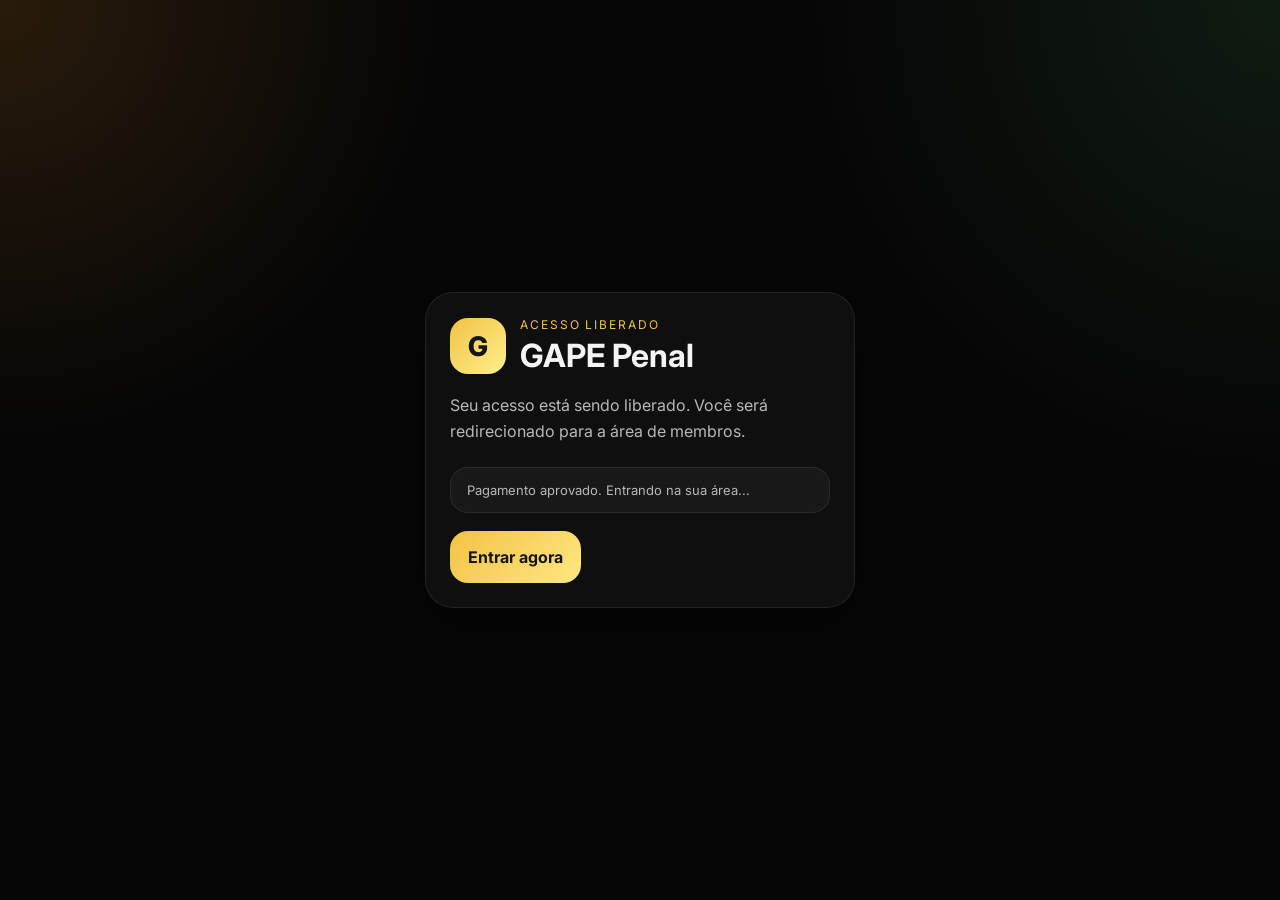
<file: index.html>
<!DOCTYPE html>
<html lang="pt-BR">
<head>
  <meta charset="UTF-8" />
  <meta name="viewport" content="width=device-width, initial-scale=1.0" />
  <title>Liberando acesso | GAPE Penal</title>
  <link rel="preconnect" href="https://fonts.googleapis.com">
  <link rel="preconnect" href="https://fonts.gstatic.com" crossorigin>
  <link href="https://fonts.googleapis.com/css2?family=Inter:wght@400;500;600;700;800&display=swap" rel="stylesheet">
  <link rel="stylesheet" href="styles.css" />
</head>
<body class="login-body">
  <div class="login-shell">
    <div class="login-card">
      <div class="brand-row">
        <div class="brand-badge">G</div>
        <div>
          <p class="eyebrow">ACESSO LIBERADO</p>
          <h1>GAPE Penal</h1>
        </div>
      </div>

      <p class="lead">
        Seu acesso está sendo liberado. Você será redirecionado para a área de membros.
      </p>

      <div class="hint-box">
        Pagamento aprovado. Entrando na sua área...
      </div>

      <div style="margin-top:18px;">
        <a class="primary-btn" href="membros.html" style="display:inline-flex;">Entrar agora</a>
      </div>
    </div>
  </div>

  <script>
    setTimeout(() => {
      window.location.href = 'membros.html';
    }, 1200);
  </script>
</body>
</html>
</file>
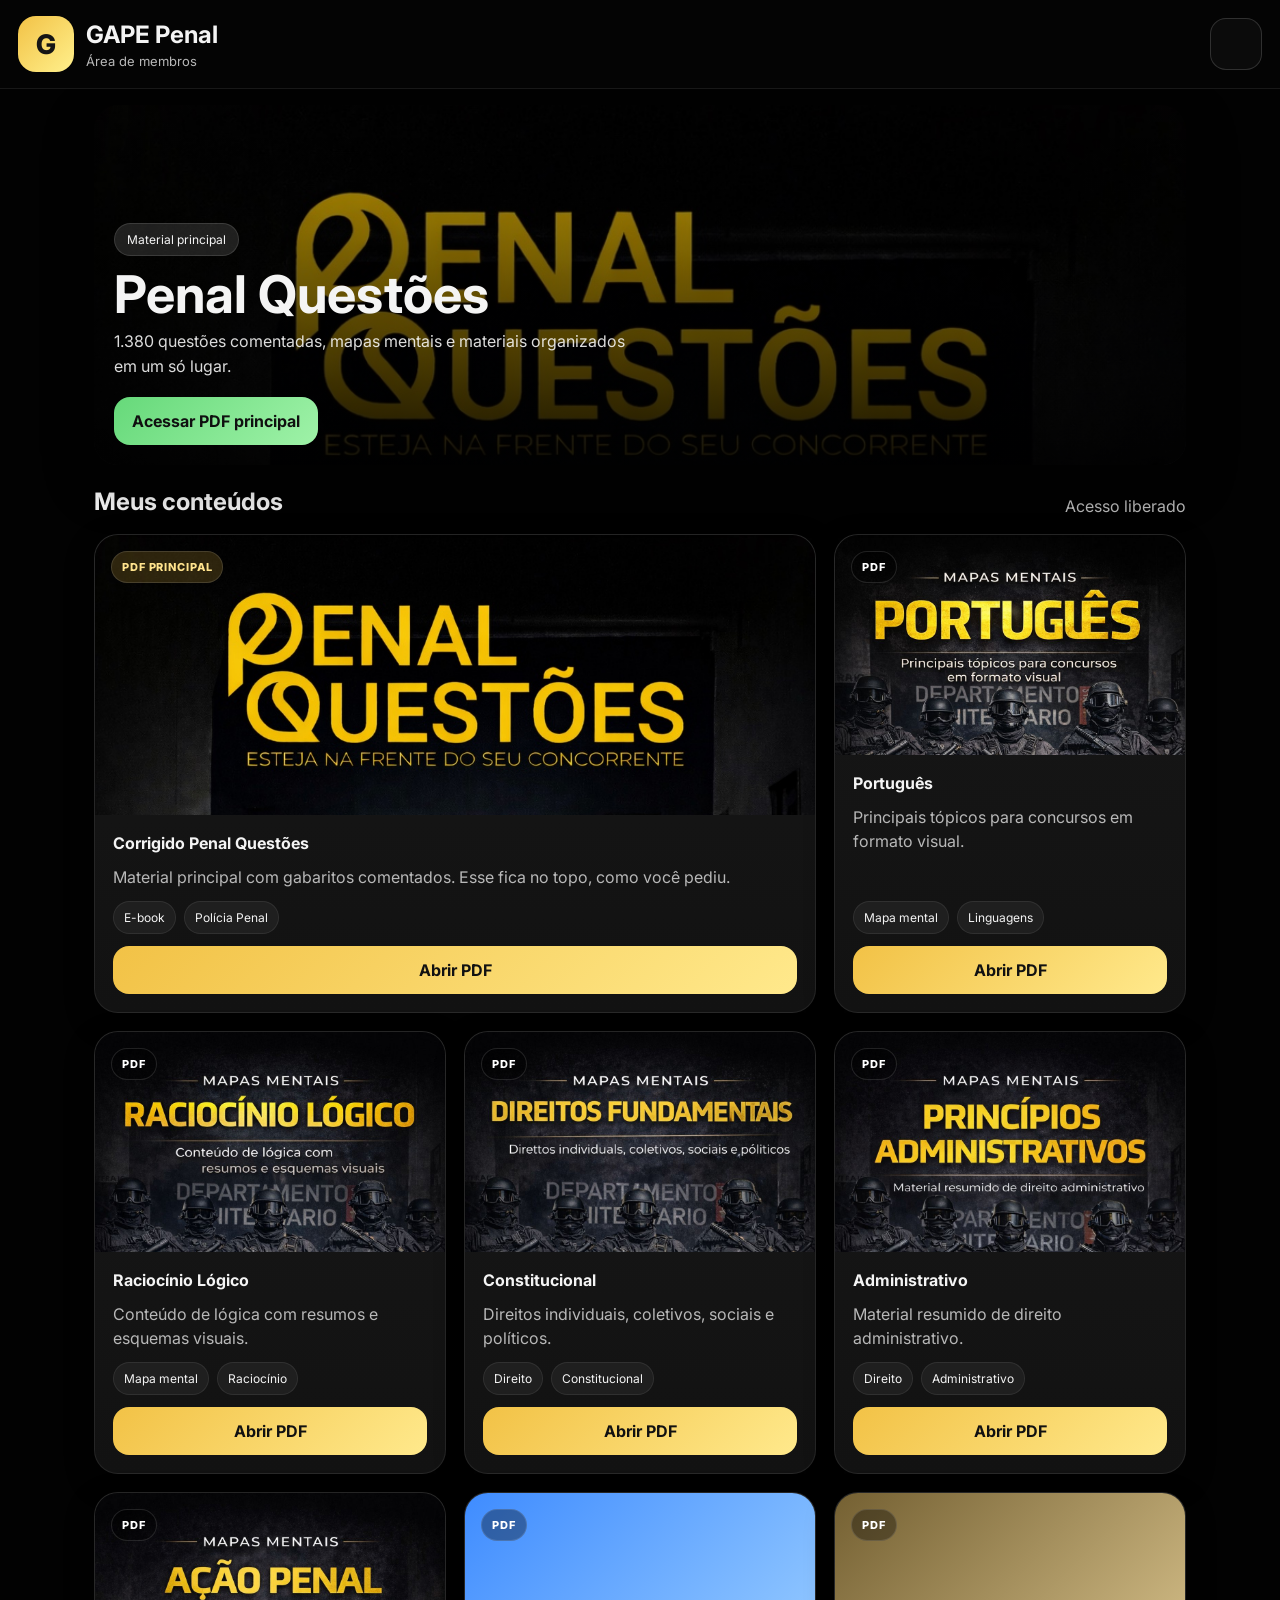
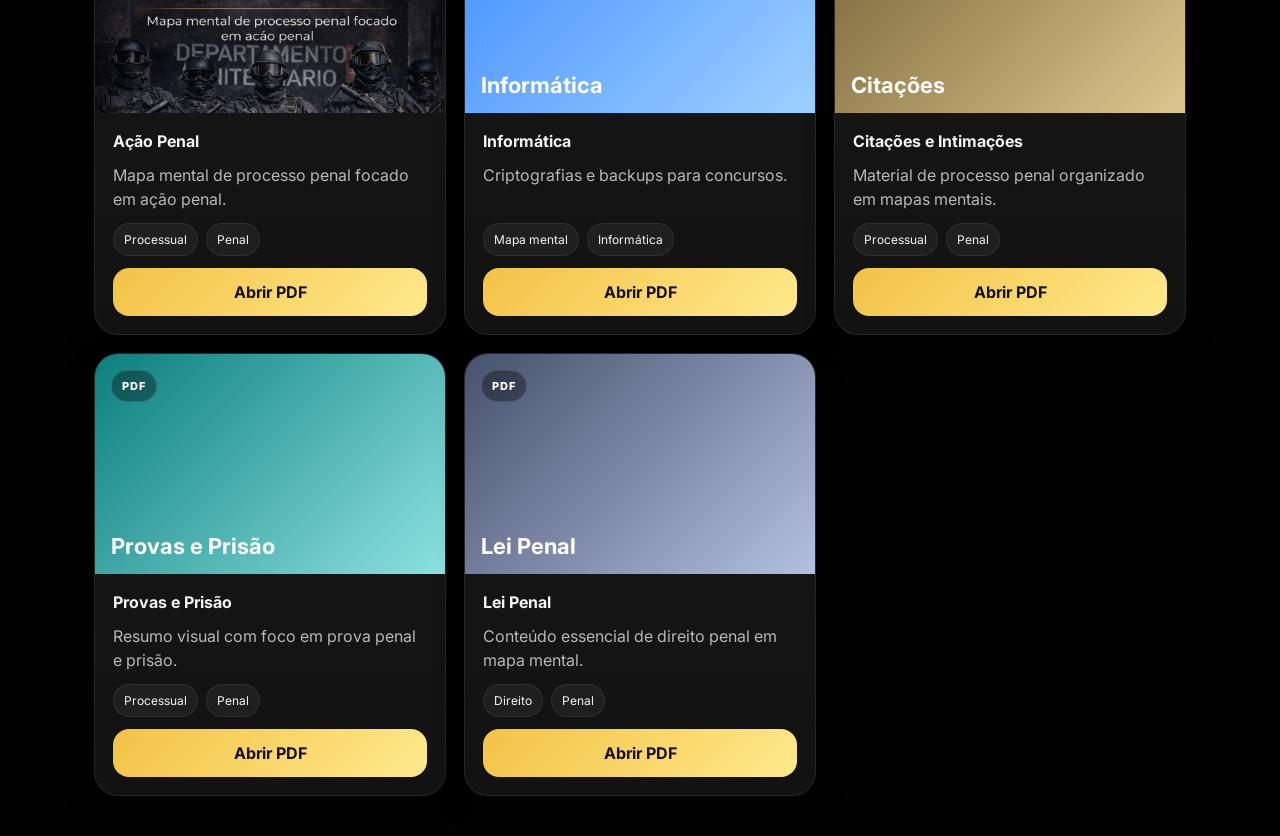
<file: membros.html>
<!DOCTYPE html>
<html lang="pt-BR">
<head>
  <meta charset="UTF-8" />
  <meta name="viewport" content="width=device-width, initial-scale=1.0" />
  <title>Área de Membros | GAPE Penal</title>
  <link rel="preconnect" href="https://fonts.googleapis.com">
  <link rel="preconnect" href="https://fonts.gstatic.com" crossorigin>
  <link href="https://fonts.googleapis.com/css2?family=Inter:wght@400;500;600;700;800&display=swap" rel="stylesheet">
  <link rel="stylesheet" href="styles.css" />
</head>
<body class="members-body">
  <header class="topbar">
    <div class="logo-wrap">
      <div class="logo-mark">G</div>
      <div>
        <h2>GAPE Penal</h2>
        <p>Área de membros</p>
      </div>
    </div>

    <div class="menu-area">
      <button id="menuToggle" class="menu-btn" aria-label="Abrir menu">
        <span></span>
        <span></span>
        <span></span>
      </button>

      <div id="dropdownMenu" class="dropdown hidden">
        <a class="dropdown-item" href="#conteudos">Meus conteúdos</a>
        <a class="dropdown-item" href="index.html">Voltar ao início</a>
      </div>
    </div>
  </header>

  <main class="members-container">
    <section class="hero-card" style="background-image:url('./assets/penal-questoes-hero.jpg');">
      <div class="hero-overlay"></div>
      <div class="hero-content">
        <div class="hero-badge">Material principal</div>
        <h1>Penal Questões</h1>
        <p>1.380 questões comentadas, mapas mentais e materiais organizados em um só lugar.</p>
        <a class="access-btn" href="./assets/pdfs/corrigido-penal-questoes-gabaritos.pdf" target="_blank" rel="noopener noreferrer">Acessar PDF principal</a>
      </div>
    </section>

    <section id="conteudos" class="content-section">
      <div class="section-head">
        <h2>Meus conteúdos</h2>
        <p>Acesso liberado</p>
      </div>

      <div class="cards-grid">
        <a class="content-card featured-card" href="./assets/pdfs/corrigido-penal-questoes-gabaritos.pdf" target="_blank" rel="noopener noreferrer">
          <div class="card-cover image-cover featured-cover" style="background-image:url('./assets/penal-questoes-hero.jpg');">
            <div class="cover-tag gold">PDF PRINCIPAL</div>
          </div>
          <div class="card-body">
            <h4>Corrigido Penal Questões</h4>
            <p>Material principal com gabaritos comentados. Esse fica no topo, como você pediu.</p>
            <div class="card-meta"><span>E-book</span><span>Polícia Penal</span></div>
            <span class="card-btn">Abrir PDF</span>
          </div>
        </a>

        <a class="content-card" href="./assets/pdfs/portugues-principais-topicos.pdf" target="_blank" rel="noopener noreferrer">
          <div class="card-cover image-cover small-cover" style="background-image:url('./assets/portugues.jpg');">
            <div class="cover-tag">PDF</div>
          </div>
          <div class="card-body">
            <h4>Português</h4>
            <p>Principais tópicos para concursos em formato visual.</p>
            <div class="card-meta"><span>Mapa mental</span><span>Linguagens</span></div>
            <span class="card-btn">Abrir PDF</span>
          </div>
        </a>

        <a class="content-card" href="./assets/pdfs/raciocinio-logico.pdf" target="_blank" rel="noopener noreferrer">
          <div class="card-cover image-cover small-cover" style="background-image:url('./assets/logico.jpg');">
            <div class="cover-tag">PDF</div>
          </div>
          <div class="card-body">
            <h4>Raciocínio Lógico</h4>
            <p>Conteúdo de lógica com resumos e esquemas visuais.</p>
            <div class="card-meta"><span>Mapa mental</span><span>Raciocínio</span></div>
            <span class="card-btn">Abrir PDF</span>
          </div>
        </a>

        <a class="content-card" href="./assets/pdfs/direito-constitucional-direitos-fundamentais.pdf" target="_blank" rel="noopener noreferrer">
          <div class="card-cover image-cover small-cover" style="background-image:url('./assets/constitucional.jpg');">
            <div class="cover-tag">PDF</div>
          </div>
          <div class="card-body">
            <h4>Constitucional</h4>
            <p>Direitos individuais, coletivos, sociais e políticos.</p>
            <div class="card-meta"><span>Direito</span><span>Constitucional</span></div>
            <span class="card-btn">Abrir PDF</span>
          </div>
        </a>

        <a class="content-card" href="./assets/pdfs/direito-administrativo-principios-administrativos.pdf" target="_blank" rel="noopener noreferrer">
          <div class="card-cover image-cover small-cover" style="background-image:url('./assets/administrativo.jpg');">
            <div class="cover-tag">PDF</div>
          </div>
          <div class="card-body">
            <h4>Administrativo</h4>
            <p>Material resumido de direito administrativo.</p>
            <div class="card-meta"><span>Direito</span><span>Administrativo</span></div>
            <span class="card-btn">Abrir PDF</span>
          </div>
        </a>

        <a class="content-card" href="./assets/pdfs/acao-penal.pdf" target="_blank" rel="noopener noreferrer">
          <div class="card-cover image-cover small-cover" style="background-image:url('./assets/acao-penal.jpg');">
            <div class="cover-tag">PDF</div>
          </div>
          <div class="card-body">
            <h4>Ação Penal</h4>
            <p>Mapa mental de processo penal focado em ação penal.</p>
            <div class="card-meta"><span>Processual</span><span>Penal</span></div>
            <span class="card-btn">Abrir PDF</span>
          </div>
        </a>

        <a class="content-card" href="./assets/pdfs/informatica-criptografias-e-backups.pdf" target="_blank" rel="noopener noreferrer">
          <div class="card-cover gradient-cover blue-cover"><div class="cover-tag">PDF</div><h3>Informática</h3></div>
          <div class="card-body">
            <h4>Informática</h4>
            <p>Criptografias e backups para concursos.</p>
            <div class="card-meta"><span>Mapa mental</span><span>Informática</span></div>
            <span class="card-btn">Abrir PDF</span>
          </div>
        </a>

        <a class="content-card" href="./assets/pdfs/citacoes-e-intimacoes.pdf" target="_blank" rel="noopener noreferrer">
          <div class="card-cover gradient-cover sand-cover"><div class="cover-tag">PDF</div><h3>Citações</h3></div>
          <div class="card-body">
            <h4>Citações e Intimações</h4>
            <p>Material de processo penal organizado em mapas mentais.</p>
            <div class="card-meta"><span>Processual</span><span>Penal</span></div>
            <span class="card-btn">Abrir PDF</span>
          </div>
        </a>

        <a class="content-card" href="./assets/pdfs/provas-e-prisao.pdf" target="_blank" rel="noopener noreferrer">
          <div class="card-cover gradient-cover teal-cover"><div class="cover-tag">PDF</div><h3>Provas e Prisão</h3></div>
          <div class="card-body">
            <h4>Provas e Prisão</h4>
            <p>Resumo visual com foco em prova penal e prisão.</p>
            <div class="card-meta"><span>Processual</span><span>Penal</span></div>
            <span class="card-btn">Abrir PDF</span>
          </div>
        </a>

        <a class="content-card" href="./assets/pdfs/lei-penal.pdf" target="_blank" rel="noopener noreferrer">
          <div class="card-cover gradient-cover slate-cover"><div class="cover-tag">PDF</div><h3>Lei Penal</h3></div>
          <div class="card-body">
            <h4>Lei Penal</h4>
            <p>Conteúdo essencial de direito penal em mapa mental.</p>
            <div class="card-meta"><span>Direito</span><span>Penal</span></div>
            <span class="card-btn">Abrir PDF</span>
          </div>
        </a>
      </div>
    </section>
  </main>

  <script src="script.js"></script>
</body>
</html>
</file>
<file: styles.css>
:root {
  --bg: #050505;
  --line: rgba(255,255,255,.08);
  --text: #f4f4f4;
  --muted: #b8b8b8;
  --green: #66d97a;
  --gold: #f2c246;
  --orange: #ff9a2e;
  --shadow: 0 18px 50px rgba(0,0,0,.40);
}
* { box-sizing: border-box; }
html, body { margin: 0; padding: 0; }
body { font-family: 'Inter', sans-serif; background: var(--bg); color: var(--text); }
a { text-decoration: none; color: inherit; }
button, input { font: inherit; }

.login-body {
  min-height: 100vh;
  background:
    radial-gradient(circle at top left, rgba(255,154,46,.14), transparent 28%),
    radial-gradient(circle at top right, rgba(102,217,122,.10), transparent 30%),
    #060606;
}
.login-shell {
  min-height: 100vh;
  display: flex;
  align-items: center;
  justify-content: center;
  padding: 24px;
}
.login-card {
  width: 100%;
  max-width: 430px;
  background: rgba(16,16,16,.95);
  border: 1px solid var(--line);
  border-radius: 28px;
  padding: 24px;
  box-shadow: var(--shadow);
}
.brand-row { display:flex; align-items:center; gap:14px; margin-bottom:18px; }
.brand-badge, .logo-mark {
  width:56px; height:56px; border-radius:18px; display:grid; place-items:center;
  font-size:27px; font-weight:800; color:#151515; background:linear-gradient(135deg, var(--gold), #fff08c);
}
.eyebrow { margin:0 0 4px; font-size:12px; letter-spacing:.16em; color:var(--gold); }
.brand-row h1, .logo-wrap h2, .section-head h2, .hero-content h1, .card-body h4 { margin:0; }
.lead { color:var(--muted); line-height:1.6; margin-bottom:22px; }
.primary-btn, .access-btn, .card-btn, .menu-btn { cursor:pointer; }
.primary-btn {
  border:0; border-radius:18px; padding:16px 18px; font-weight:700; color:#141414;
  background: linear-gradient(135deg, var(--gold), #ffe782);
}
.hint-box {
  margin-top:20px; padding:14px 16px; border-radius:18px;
  background:rgba(255,255,255,.04); border:1px solid var(--line);
  color:var(--muted); font-size:13px;
}

.members-body { min-height:100vh; background:#020202; }
.topbar {
  position:sticky; top:0; z-index:30; display:flex; align-items:center; justify-content:space-between;
  padding:16px 18px; background:rgba(5,5,5,.92); backdrop-filter:blur(10px); border-bottom:1px solid var(--line);
}
.logo-wrap { display:flex; align-items:center; gap:12px; }
.logo-wrap p { margin:4px 0 0; color:var(--muted); font-size:13px; }
.menu-area { position:relative; }
.menu-btn {
  width:52px; height:52px; border:1px solid rgba(255,255,255,.15); background:rgba(255,255,255,.03);
  border-radius:16px; display:flex; flex-direction:column; justify-content:center; gap:5px; padding:0 14px;
}
.menu-btn span { height:3px; background:var(--orange); border-radius:99px; }
.dropdown {
  position:absolute; right:0; top:calc(100% + 10px); width:220px; background:#0f0f0f;
  border:1px solid var(--line); border-radius:18px; box-shadow:var(--shadow); overflow:hidden;
}
.dropdown.hidden { display:none; }
.dropdown-item {
  width:100%; text-align:left; border:0; background:transparent; color:#f1f1f1; padding:16px 18px;
  border-bottom:1px solid var(--line); cursor:pointer; display:block;
}
.dropdown-item:last-child { border-bottom:0; }

.members-container { max-width:1120px; margin:0 auto; padding:16px 14px 40px; }
.hero-card {
  position:relative; min-height:360px; border-radius:24px; overflow:hidden;
  background-position:center top; background-size:cover; box-shadow:var(--shadow);
}
.hero-overlay { position:absolute; inset:0; background:linear-gradient(180deg, rgba(0,0,0,.18) 0%, rgba(0,0,0,.55) 48%, rgba(0,0,0,.90) 100%); }
.hero-content {
  position:relative; z-index:1; padding:20px; max-width:560px; display:flex;
  min-height:360px; flex-direction:column; justify-content:flex-end;
}
.hero-badge {
  align-self:flex-start; padding:8px 12px; border-radius:999px; background:rgba(255,255,255,.12);
  border:1px solid rgba(255,255,255,.12); font-size:12px; margin-bottom:14px;
}
.hero-content h1 { font-size: clamp(34px, 8vw, 52px); line-height:.95; margin-bottom:10px; }
.hero-content p { margin:0 0 18px; color:rgba(255,255,255,.86); line-height:1.55; }
.access-btn, .card-btn {
  display:inline-flex; align-items:center; justify-content:center; gap:8px;
  border:0; border-radius:16px; padding:14px 18px; font-weight:700;
}
.access-btn { align-self:flex-start; color:#101010; background:linear-gradient(135deg, var(--green), #9ff2a8); }

.content-section { padding-top:22px; }
.section-head {
  display:flex; align-items:end; justify-content:space-between; gap:14px; margin-bottom:18px;
}
.section-head p { margin:0; color:var(--muted); word-break:break-all; }

.cards-grid {
  display:grid;
  grid-template-columns: repeat(auto-fit, minmax(260px, 1fr));
  gap:18px;
}
.content-card {
  background:linear-gradient(180deg, #171717, #121212);
  border:1px solid var(--line);
  border-radius:24px;
  overflow:hidden;
  box-shadow:0 10px 30px rgba(0,0,0,.25);
  display:flex;
  flex-direction:column;
}
.featured-card { grid-column: span 2; }
.card-cover {
  min-height:180px;
  padding:16px;
  display:flex;
  flex-direction:column;
  justify-content:space-between;
}
.image-cover {
  background-position:center top;
  background-size:cover;
  background-repeat:no-repeat;
}
.featured-cover { min-height:280px; }
.small-cover { min-height:220px; }
.gradient-cover { min-height:220px; }
.cover-tag {
  align-self:flex-start;
  font-size:11px;
  font-weight:800;
  letter-spacing:.08em;
  padding:8px 10px;
  border-radius:999px;
  background:rgba(0,0,0,.35);
  color:#fff;
  border:1px solid rgba(255,255,255,.12);
}
.cover-tag.gold { background:rgba(242,194,70,.18); color:#ffe38d; }
.card-cover h3 { margin:0; font-size:22px; line-height:1.1; }
.card-body {
  padding:18px;
  display:flex;
  flex-direction:column;
  gap:12px;
  flex:1;
}
.card-body p { margin:0; color:var(--muted); line-height:1.5; flex:1; }
.card-meta { display:flex; flex-wrap:wrap; gap:8px; }
.card-meta span {
  font-size:12px;
  padding:8px 10px;
  border-radius:999px;
  background:rgba(255,255,255,.05);
  border:1px solid var(--line);
}
.card-btn {
  width:100%;
  color:#111;
  background:linear-gradient(135deg, var(--gold), #ffe98c);
}

.blue-cover { background:linear-gradient(135deg, #3f8cff, #9fd1ff); color:#fff; }
.sand-cover { background:linear-gradient(135deg, #746032, #ddc790); color:#fff; }
.teal-cover { background:linear-gradient(135deg, #0b7f7d, #8ce1e0); color:#fff; }
.slate-cover { background:linear-gradient(135deg, #46516d, #b4c0df); color:#fff; }

@media (max-width: 820px) {
  .featured-card { grid-column: span 1; }
}
@media (max-width: 640px) {
  .members-container { padding:14px 12px 34px; }
  .hero-card, .hero-content { min-height:320px; }
  .hero-content { padding:18px; }
  .section-head { flex-direction:column; align-items:flex-start; }
  .cards-grid { grid-template-columns: 1fr 1fr; gap:12px; }
  .content-card { border-radius:18px; }
  .featured-card { grid-column: span 2; }
  .small-cover, .gradient-cover { min-height:128px; }
  .featured-cover { min-height:210px; }
  .card-cover { padding:10px; }
  .card-body { padding:12px; gap:8px; }
  .card-body h4 { font-size:16px; }
  .card-body p { font-size:13px; line-height:1.35; }
  .card-meta span { font-size:11px; padding:6px 8px; }
  .card-btn { padding:11px 12px; font-size:14px; }
}
@media (max-width: 380px) {
  .cards-grid { grid-template-columns: 1fr; }
  .featured-card { grid-column: span 1; }
}
</file>
